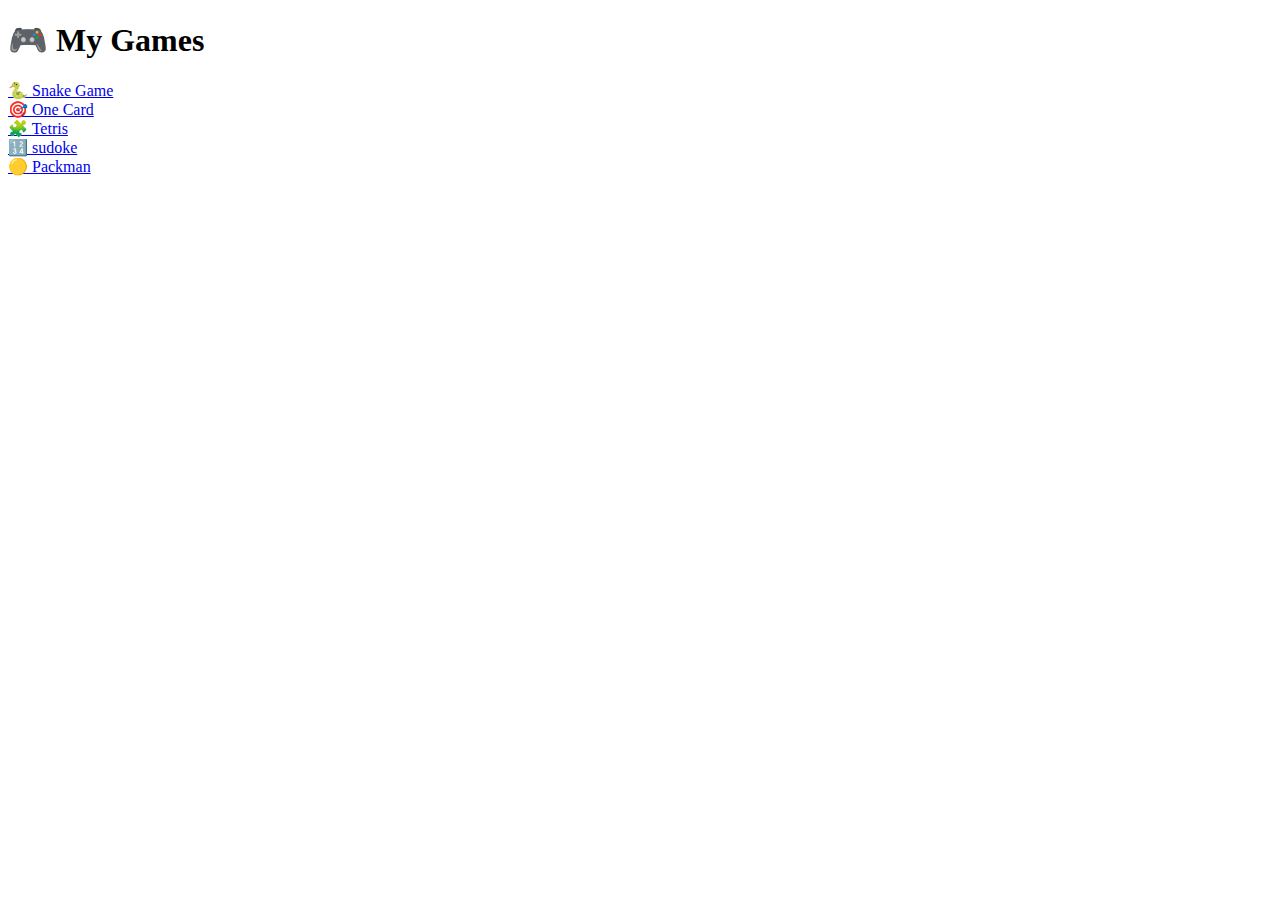
<file: index.html>
<!DOCTYPE html>
<html>
<head>
    <title>Jennifer's Game Collection</title>
</head>
<body>
    <h1>🎮 My Games</h1>
    <div>
        <a href="./snake/">🐍 Snake Game</a><br>
        <a href="./onecard/">🎯 One Card</a><br>
        <a href="./tetris/">🧩 Tetris</a><br>
        <a href="./sudoke/">🔢 sudoke</a><br>
        <a href="./packman/">🟡 Packman</a><br>
    </div>
</body>
</html>
</file>
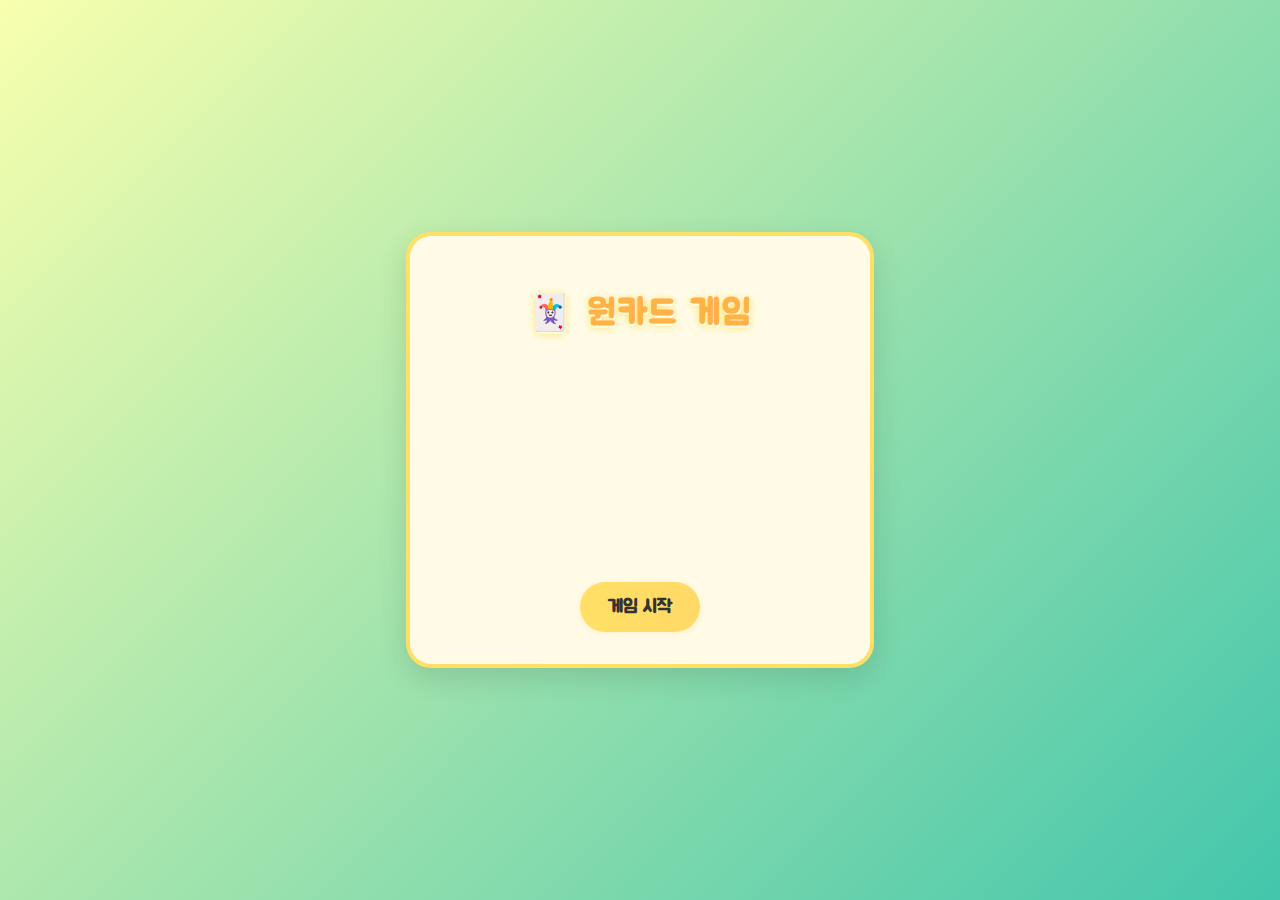
<file: onecard/index.html>
<!DOCTYPE html>
<html lang="ko">
<head>
    <meta charset="UTF-8">
    <meta name="viewport" content="width=device-width, initial-scale=1.0">
    <title>원카드 게임</title>
    <link rel="stylesheet" href="style.css">
</head>
<body>
    <div class="game-container">
        <h1>🃏 원카드 게임</h1>
        <div id="gameArea">
            <!-- 게임 화면이 여기에 표시됩니다 -->
        </div>
        <button id="startBtn">게임 시작</button>
    </div>
    <script src="script.js"></script>
</body>
</html>
</file>
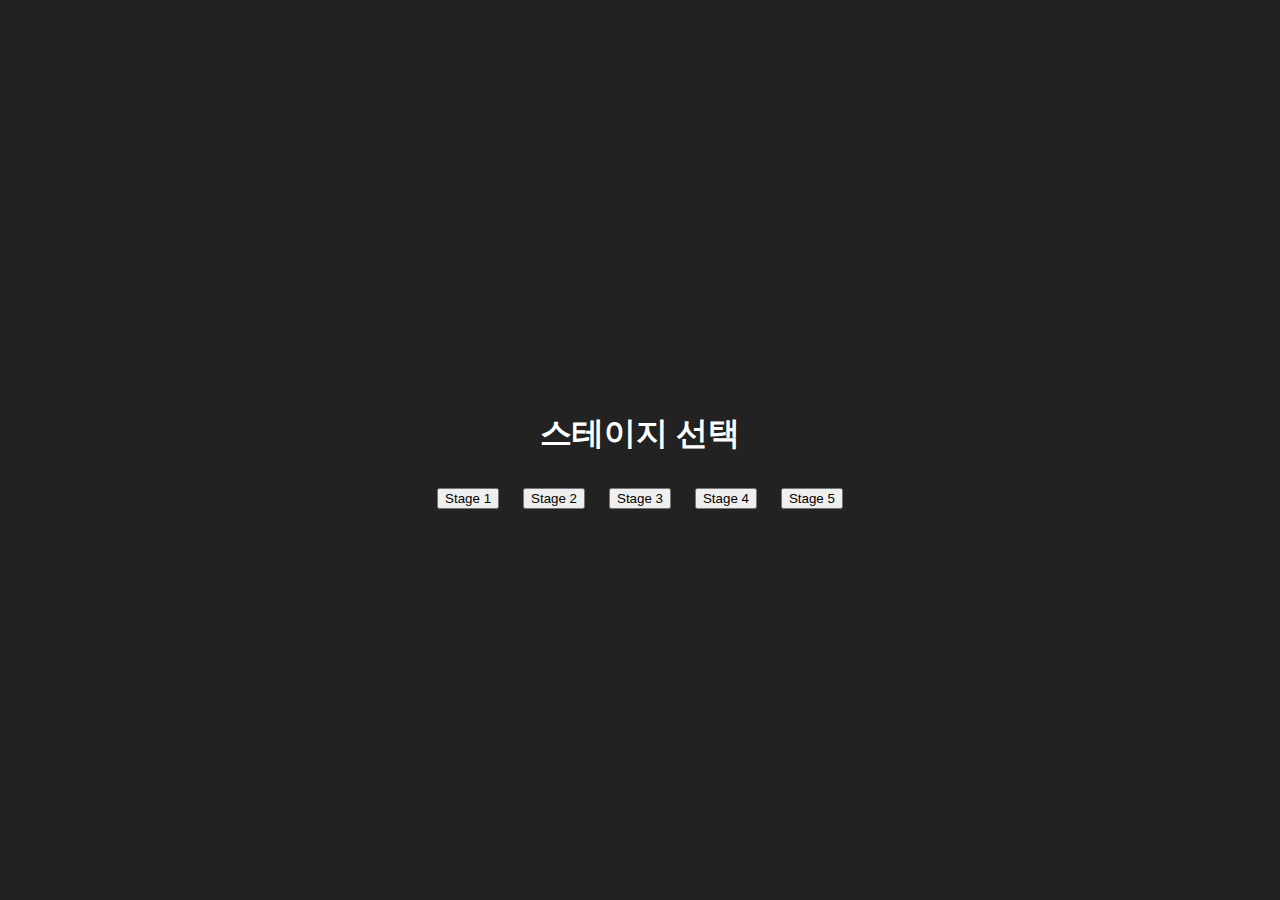
<file: packman/index.html>
<!DOCTYPE html>
<html lang="ko">
<head>
  <meta charset="UTF-8">
  <meta name="viewport" content="width=device-width, initial-scale=1.0, user-scalable=no">
  <title>Pac-Man Game</title>
  <style>
    html, body { height: 100%; margin: 0; padding: 0; }
    body { background: #111; display: flex; justify-content: center; align-items: center; height: 100vh; margin: 0; }
    #gameCanvas {
      background: #222;
      display: block;
      margin: 0 auto;
      border: 4px solid #fff;
      width: 98vw;
      max-width: 800px;
      height: 49vw;
      max-height: 400px;
      aspect-ratio: 2 / 1;
      touch-action: none;
    }
  </style>
</head>
<body>
  <div id="stageSelect" style="position:absolute;left:0;top:0;width:100vw;height:100vh;display:flex;flex-direction:column;justify-content:center;align-items:center;background:#222;z-index:10;">
    <h1 style="color:#fff;margin-bottom:32px;">스테이지 선택</h1>
    <div style="display:flex;gap:24px;">
      <button class="stage-btn" data-stage="1">Stage 1</button>
      <button class="stage-btn" data-stage="2">Stage 2</button>
      <button class="stage-btn" data-stage="3">Stage 3</button>
      <button class="stage-btn" data-stage="4">Stage 4</button>
      <button class="stage-btn" data-stage="5">Stage 5</button>
    </div>
  </div>
  <canvas id="gameCanvas" width="800" height="400"></canvas>
  <script src="game.js"></script>
  <script>
    document.querySelectorAll('.stage-btn').forEach(btn => {
      btn.onclick = function() {
        window.selectedStage = Number(this.dataset.stage);
        document.getElementById('stageSelect').style.display = 'none';
        if(window.startStageGame) window.startStageGame(window.selectedStage);
      };
    });
  </script>
</body>
</html>
</file>
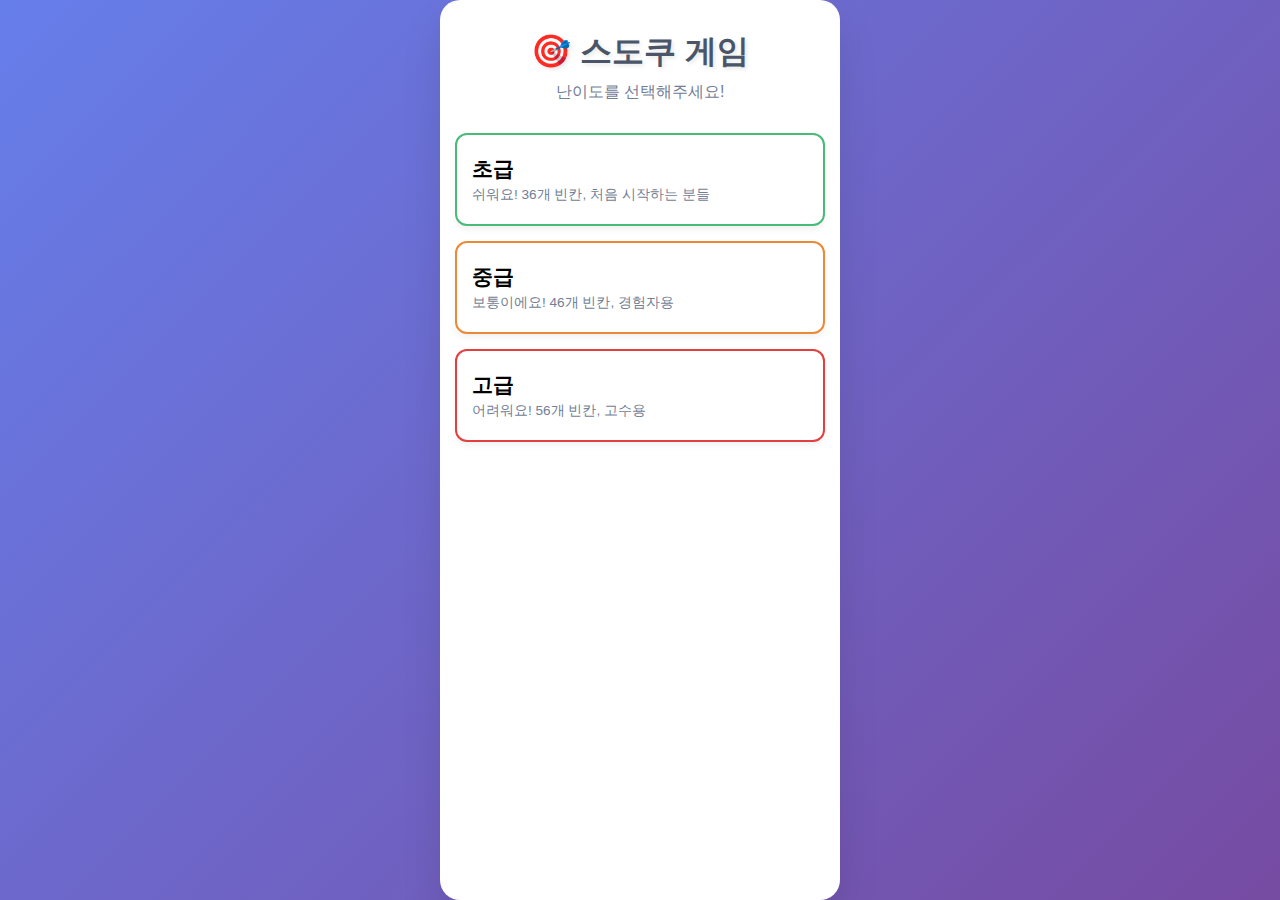
<file: sudoke/index.html>
<!DOCTYPE html>
<html lang="ko">
<head>
    <meta charset="UTF-8">
    <meta name="viewport" content="width=device-width, initial-scale=1.0">
    <title>스도쿠 게임</title>
    <link rel="stylesheet" href="style.css">
</head>
<body>
    <!-- 시작 화면 -->
    <div id="start-screen" class="screen active">
        <div class="container">
            <h1>🎯 스도쿠 게임</h1>
            <p>난이도를 선택해주세요!</p>
            
            <div class="difficulty-buttons">
                <button class="difficulty-btn easy" onclick="startGame('easy')">
                    <span class="level">초급</span>
                    <span class="description">쉬워요! 36개 빈칸, 처음 시작하는 분들</span>
                </button>
                <button class="difficulty-btn medium" onclick="startGame('medium')">
                    <span class="level">중급</span>
                    <span class="description">보통이에요! 46개 빈칸, 경험자용</span>
                </button>
                <button class="difficulty-btn hard" onclick="startGame('hard')">
                    <span class="level">고급</span>
                    <span class="description">어려워요! 56개 빈칸, 고수용</span>
                </button>
            </div>
        </div>
    </div>

    <!-- 게임 화면 -->
    <div id="game-screen" class="screen">
        <div class="game-header">
            <button class="back-btn" onclick="showStartScreen()">← 뒤로</button>
            <div class="game-info">
                <span id="difficulty-display">난이도</span>
                <span id="timer">00:00</span>
            </div>
            <button class="hint-btn" onclick="showHint()">💡 힌트</button>
        </div>

        <div class="game-container">
            <div id="sudoku-board" class="sudoku-board"></div>
            
            <div class="number-pad">
                <div class="number-row">
                    <button class="number-btn" onclick="selectNumber(1)">1</button>
                    <button class="number-btn" onclick="selectNumber(2)">2</button>
                    <button class="number-btn" onclick="selectNumber(3)">3</button>
                    <button class="number-btn" onclick="selectNumber(4)">4</button>
                    <button class="number-btn" onclick="selectNumber(5)">5</button>
                </div>
                <div class="number-row">
                    <button class="number-btn" onclick="selectNumber(6)">6</button>
                    <button class="number-btn" onclick="selectNumber(7)">7</button>
                    <button class="number-btn" onclick="selectNumber(8)">8</button>
                    <button class="number-btn" onclick="selectNumber(9)">9</button>
                    <button class="number-btn clear" onclick="clearCell()">지우기</button>
                </div>
            </div>

            <div class="game-controls">
                <button class="control-btn check" onclick="checkSolution()">정답 확인</button>
                <button class="control-btn new-game" onclick="newGame()">새 게임</button>
            </div>
        </div>
    </div>

    <!-- 결과 화면 -->
    <div id="result-screen" class="screen">
        <div class="container">
            <h2 id="result-title">🎉 축하합니다!</h2>
            <p id="result-message">스도쿠를 완성했습니다!</p>
            <div class="result-info">
                <p>소요 시간: <span id="final-time">00:00</span></p>
                <p>난이도: <span id="final-difficulty">초급</span></p>
            </div>
            <div class="result-buttons">
                <button class="result-btn" onclick="newGame()">다시 하기</button>
                <button class="result-btn" onclick="showStartScreen()">메인으로</button>
            </div>
        </div>
    </div>

    <script src="sudoku.js"></script>
</body>
</html>
</file>
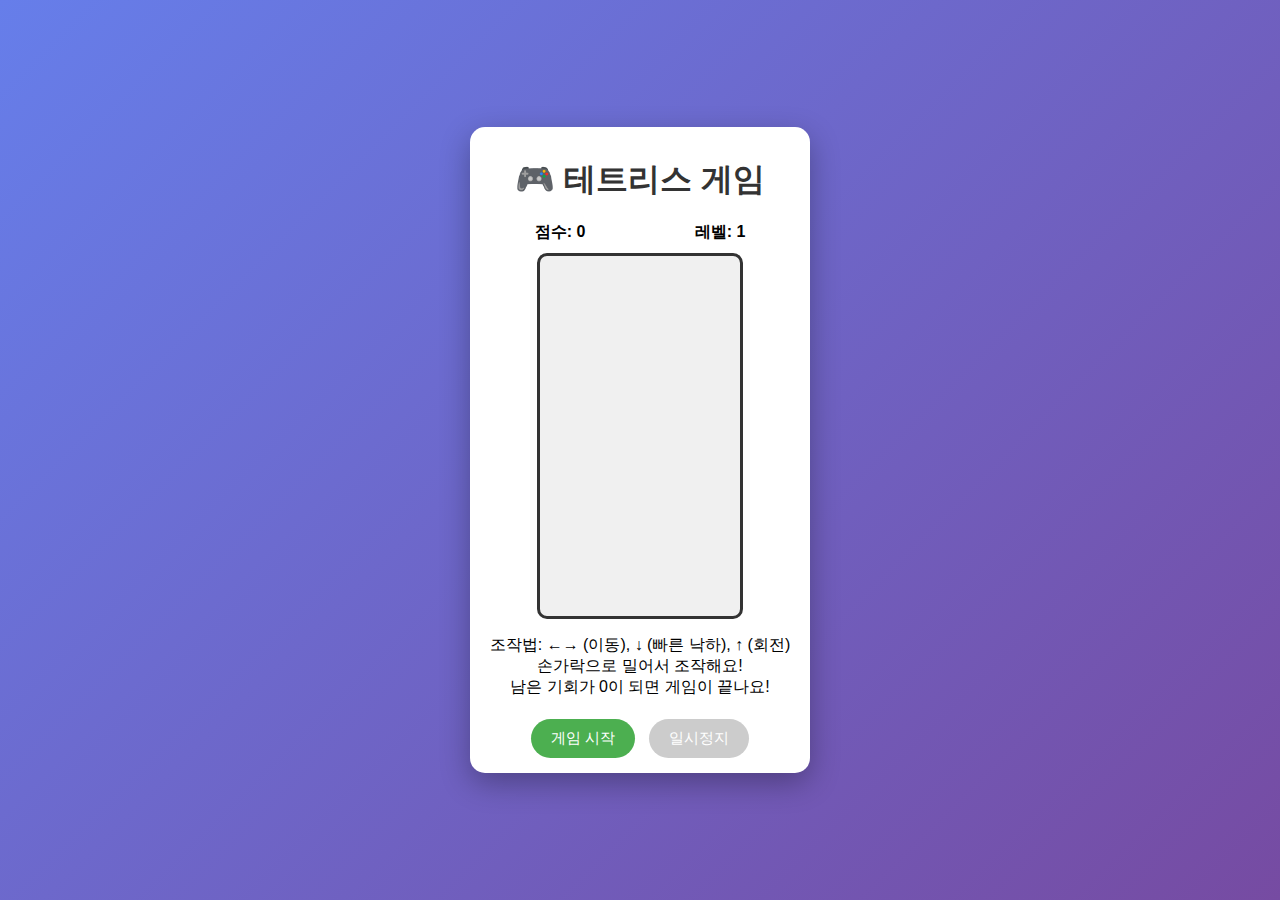
<file: tetris/index.html>
<!DOCTYPE html>
<html lang="ko">
<head>
    <meta charset="UTF-8">
    <meta name="viewport" content="width=device-width, initial-scale=1.0">
    <title>초등학생 테트리스 게임</title>
    <link rel="stylesheet" href="style.css">
</head>
<body>
    <div class="game-container">
        <h1>🎮 테트리스 게임</h1>
        <div class="game-info">
            <div class="score">점수: <span id="score">0</span></div>
            <div class="level">레벨: <span id="level">1</span></div>
        </div>
        <canvas id="gameCanvas" width="192" height="360"></canvas>
        <!-- ... -->
        <p>조작법: ←→ (이동), ↓ (빠른 낙하), ↑ (회전)<br>손가락으로 밀어서 조작해요!<br>남은 기회가 0이 되면 게임이 끝나요!</p>
        <div class="controls">
            <button id="startBtn">게임 시작</button>
            <button id="pauseBtn" disabled>일시정지</button>
       
        </div>
    </div>
    <script src="script.js"></script>
</body>
</html>
</file>
<file: onecard/style.css>
@import url('https://fonts.googleapis.com/css2?family=Jua&display=swap');

body {
    font-family: 'Jua', 'Arial', sans-serif;
    background: linear-gradient(135deg, #f8ffae 0%, #43c6ac 100%);
    margin: 0;
    padding: 0;
    min-height: 100vh;
    display: flex;
    justify-content: center;
    align-items: center;
}

.game-container {
    background: #fffbe7;
    border-radius: 25px;
    padding: 32px 20px 24px 20px;
    box-shadow: 0 10px 30px rgba(0,0,0,0.12);
    text-align: center;
    width: 95vw;
    max-width: 420px;
    border: 4px solid #ffe066;
}

h1 {
    color: #ffb347;
    margin-bottom: 18px;
    font-size: 2.2em;
    letter-spacing: 2px;
    text-shadow: 1px 2px 0 #fffde4, 0 2px 8px #ffe066;
}

#gameArea {
    min-height: 200px;
    margin-bottom: 20px;
}

.card {
    display: inline-block;
    border: 3px solid #ffd6e0;
    border-radius: 16px;
    padding: 14px 20px;
    margin: 5px;
    font-size: 1.3em;
    font-weight: bold;
    cursor: pointer;
    box-shadow: 2px 4px 8px rgba(255, 200, 200, 0.12);
    background: #fff;
    color: #333;
    transition: transform 0.1s, box-shadow 0.2s;
    position: relative;
}
.card:active {
    transform: scale(0.95);
    box-shadow: 1px 2px 4px rgba(255, 200, 200, 0.18);
}

button {
    background: linear-gradient(90deg, #ffe066 0%, #ffd966 100%);
    color: #333;
    border: none;
    padding: 14px 28px;
    margin: 8px 4px;
    border-radius: 30px;
    font-size: 1.1em;
    font-family: 'Jua', 'Arial', sans-serif;
    font-weight: bold;
    cursor: pointer;
    box-shadow: 0 2px 8px rgba(255, 200, 100, 0.18);
    transition: background 0.2s, transform 0.1s;
}
button:hover {
    background: linear-gradient(90deg, #ffd966 0%, #ffe066 100%);
    transform: scale(1.05);
}
button:disabled {
    background: #eee;
    color: #bbb;
    cursor: not-allowed;
}

h3 {
    color: #ffb347;
    margin-bottom: 10px;
    font-size: 1.2em;
    letter-spacing: 1px;
}

@media (max-width: 500px) {
    .game-container {
        max-width: 99vw;
        padding: 10px 2vw 10px 2vw;
    }
    .card {
        font-size: 1em;
        padding: 10px 10px;
    }
    button {
        font-size: 1em;
        padding: 10px 10px;
    }
}
</file>
<file: sudoke/style.css>
* {
    margin: 0;
    padding: 0;
    box-sizing: border-box;
}

body {
    font-family: 'Arial', sans-serif;
    background: linear-gradient(135deg, #667eea 0%, #764ba2 100%);
    min-height: 100vh;
    display: flex;
    align-items: center;
    justify-content: center;
    color: #333;
}

.screen {
    display: none;
    width: 100%;
    max-width: 400px;
    min-height: 100vh;
    background: white;
    border-radius: 20px;
    box-shadow: 0 20px 40px rgba(0,0,0,0.1);
    overflow: hidden;
}

.screen.active {
    display: block;
}

.container {
    padding: 30px 15px;
    text-align: center;
}

/* 시작 화면 */
h1 {
    font-size: 2rem;
    margin-bottom: 8px;
    color: #4a5568;
    text-shadow: 2px 2px 4px rgba(0,0,0,0.1);
}

.container > p {
    font-size: 1rem;
    color: #718096;
    margin-bottom: 30px;
}

.difficulty-buttons {
    display: flex;
    flex-direction: column;
    gap: 15px;
}

.difficulty-btn {
    background: white;
    border: 2px solid #e2e8f0;
    border-radius: 12px;
    padding: 20px 15px;
    cursor: pointer;
    transition: all 0.3s ease;
    text-align: left;
    box-shadow: 0 4px 6px rgba(0,0,0,0.05);
}

.difficulty-btn:hover {
    transform: translateY(-2px);
    box-shadow: 0 8px 15px rgba(0,0,0,0.1);
}

.difficulty-btn.easy {
    border-color: #48bb78;
}

.difficulty-btn.easy:hover {
    background: #f0fff4;
    border-color: #38a169;
}

.difficulty-btn.medium {
    border-color: #ed8936;
}

.difficulty-btn.medium:hover {
    background: #fffaf0;
    border-color: #dd6b20;
}

.difficulty-btn.hard {
    border-color: #e53e3e;
}

.difficulty-btn.hard:hover {
    background: #fff5f5;
    border-color: #c53030;
}

.level {
    display: block;
    font-size: 1.3rem;
    font-weight: bold;
    margin-bottom: 3px;
}

.description {
    display: block;
    font-size: 0.85rem;
    color: #718096;
}

/* 게임 화면 */
.game-header {
    display: flex;
    justify-content: space-between;
    align-items: center;
    padding: 15px;
    background: #f7fafc;
    border-bottom: 1px solid #e2e8f0;
}

.back-btn, .hint-btn {
    background: #4a5568;
    color: white;
    border: none;
    padding: 8px 12px;
    border-radius: 6px;
    cursor: pointer;
    font-size: 0.8rem;
    transition: background 0.3s ease;
}

.back-btn:hover, .hint-btn:hover {
    background: #2d3748;
}

.game-info {
    display: flex;
    flex-direction: column;
    align-items: center;
    gap: 3px;
}

#difficulty-display {
    font-weight: bold;
    color: #4a5568;
    font-size: 0.9rem;
}

#timer {
    font-size: 1rem;
    font-weight: bold;
    color: #2b6cb0;
}

.game-container {
    padding: 15px;
    display: flex;
    flex-direction: column;
    gap: 20px;
}

/* 스도쿠 보드 */
.sudoku-board {
    display: grid;
    grid-template-columns: repeat(9, 1fr);
    gap: 1px;
    background: #2d3748;
    padding: 2px;
    border-radius: 8px;
    max-width: 100%;
    aspect-ratio: 1;
}

.cell {
    background: white;
    border: none;
    font-size: 1rem;
    font-weight: bold;
    text-align: center;
    cursor: pointer;
    transition: all 0.2s ease;
    aspect-ratio: 1;
    display: flex;
    align-items: center;
    justify-content: center;
}

.cell:hover {
    background: #f7fafc;
}

.cell.selected {
    background: #bee3f8;
    color: #2b6cb0;
}

.cell.fixed {
    background: #f7fafc;
    color: #4a5568;
    cursor: not-allowed;
}

.cell.error {
    background: #fed7d7;
    color: #c53030;
}

.cell.completed {
    background: #c6f6d5;
    color: #2f855a;
}

/* 3x3 박스 구분선 */
.cell:nth-child(3n) {
    border-right: 2px solid #2d3748;
}

.cell:nth-child(9n) {
    border-right: none;
}

.cell:nth-child(n+19):nth-child(-n+27),
.cell:nth-child(n+46):nth-child(-n+54) {
    border-bottom: 2px solid #2d3748;
}

/* 숫자 패드 */
.number-pad {
    display: flex;
    flex-direction: column;
    gap: 8px;
}

.number-row {
    display: flex;
    gap: 8px;
    justify-content: center;
}

.number-btn {
    width: 40px;
    height: 40px;
    border: 2px solid #e2e8f0;
    background: white;
    border-radius: 8px;
    font-size: 1rem;
    font-weight: bold;
    cursor: pointer;
    transition: all 0.2s ease;
    display: flex;
    align-items: center;
    justify-content: center;
}

.number-btn:hover {
    background: #f7fafc;
    border-color: #cbd5e0;
    transform: scale(1.05);
}

.number-btn.clear {
    background: #fed7d7;
    color: #c53030;
    border-color: #feb2b2;
}

.number-btn.clear:hover {
    background: #feb2b2;
}

/* 게임 컨트롤 */
.game-controls {
    display: flex;
    gap: 12px;
    justify-content: center;
}

.control-btn {
    padding: 12px 20px;
    border: none;
    border-radius: 8px;
    font-size: 0.9rem;
    font-weight: bold;
    cursor: pointer;
    transition: all 0.3s ease;
    flex: 1;
    max-width: 120px;
}

.control-btn.check {
    background: #48bb78;
    color: white;
}

.control-btn.check:hover {
    background: #38a169;
}

.control-btn.new-game {
    background: #4a5568;
    color: white;
}

.control-btn.new-game:hover {
    background: #2d3748;
}

/* 결과 화면 */
.result-buttons {
    display: flex;
    gap: 12px;
    justify-content: center;
    margin-top: 25px;
}

.result-btn {
    padding: 12px 20px;
    border: none;
    border-radius: 8px;
    font-size: 0.9rem;
    font-weight: bold;
    cursor: pointer;
    transition: all 0.3s ease;
    background: #4a5568;
    color: white;
}

.result-btn:hover {
    background: #2d3748;
    transform: translateY(-2px);
}

.result-info {
    background: #f7fafc;
    padding: 15px;
    border-radius: 8px;
    margin: 15px 0;
}

.result-info p {
    margin: 8px 0;
    font-size: 1rem;
}

/* 모바일 최적화 */
@media (max-width: 480px) {
    .screen {
        border-radius: 0;
        min-height: 100vh;
        max-width: 100%;
    }
    
    .container {
        padding: 20px 10px;
    }
    
    h1 {
        font-size: 1.8rem;
    }
    
    .cell {
        font-size: 0.9rem;
    }
    
    .number-btn {
        width: 35px;
        height: 35px;
        font-size: 0.9rem;
    }
    
    .game-header {
        padding: 12px;
    }
    
    .game-container {
        padding: 12px;
        gap: 15px;
    }
    
    .difficulty-btn {
        padding: 15px 12px;
    }
    
    .level {
        font-size: 1.2rem;
    }
    
    .description {
        font-size: 0.8rem;
    }
    
    .control-btn {
        padding: 10px 15px;
        font-size: 0.8rem;
        max-width: 100px;
    }
}

/* 작은 화면 추가 최적화 */
@media (max-width: 360px) {
    .container {
        padding: 15px 8px;
    }
    
    h1 {
        font-size: 1.6rem;
    }
    
    .cell {
        font-size: 0.8rem;
    }
    
    .number-btn {
        width: 32px;
        height: 32px;
        font-size: 0.8rem;
    }
    
    .game-header {
        padding: 10px;
    }
    
    .game-container {
        padding: 10px;
        gap: 12px;
    }
}

/* 애니메이션 */
@keyframes fadeIn {
    from {
        opacity: 0;
        transform: translateY(20px);
    }
    to {
        opacity: 1;
        transform: translateY(0);
    }
}

.screen.active {
    animation: fadeIn 0.5s ease;
}

/* 힌트 효과 */
.cell.hint {
    animation: hintPulse 1s ease;
}

@keyframes hintPulse {
    0%, 100% {
        background: white;
    }
    50% {
        background: #bee3f8;
    }
}
</file>
<file: tetris/style.css>
body {
    font-family: 'Arial', sans-serif;
    background: linear-gradient(135deg, #667eea 0%, #764ba2 100%);
    margin: 0;
    padding: 0;
    min-height: 100vh;
    display: flex;
    justify-content: center;
    align-items: center;
}

.game-container {
    background: white;
    border-radius: 15px;
    padding: 10px;
    box-shadow: 0 10px 30px rgba(0,0,0,0.3);
    text-align: center;
    width: 95vw;
    max-width: 320px;
}

h1 {
    color: #333;
    margin-bottom: 20px;
    font-size: 2em;
}

.game-info {
    display: flex;
    justify-content: space-around;
    margin-bottom: 10px;
    font-size: 1em;
    font-weight: bold;
}

#gameCanvas {
    border: 3px solid #333;
    border-radius: 10px;
    background: #f0f0f0;
    width: 100%;
    height: auto;
    max-width: 200px;
    max-height: 360px;
    display: block;
    margin: 0 auto;
}

.controls {
    margin-top: 10px;
}

button {
    background: #4CAF50;
    color: white;
    border: none;
    padding: 10px 20px;
    margin: 5px;
    border-radius: 25px;
    font-size: 15px;
    cursor: pointer;
    transition: background 0.3s;
}

button:hover {
    background: #45a049;
}

button:disabled {
    background: #cccccc;
    cursor: not-allowed;
}

@media (max-width: 400px) {
    .game-container {
        max-width: 98vw;
        padding: 2vw;
    }
    #gameCanvas {
        max-width: 98vw;
        max-height: 70vw;
    }
}
</file>
